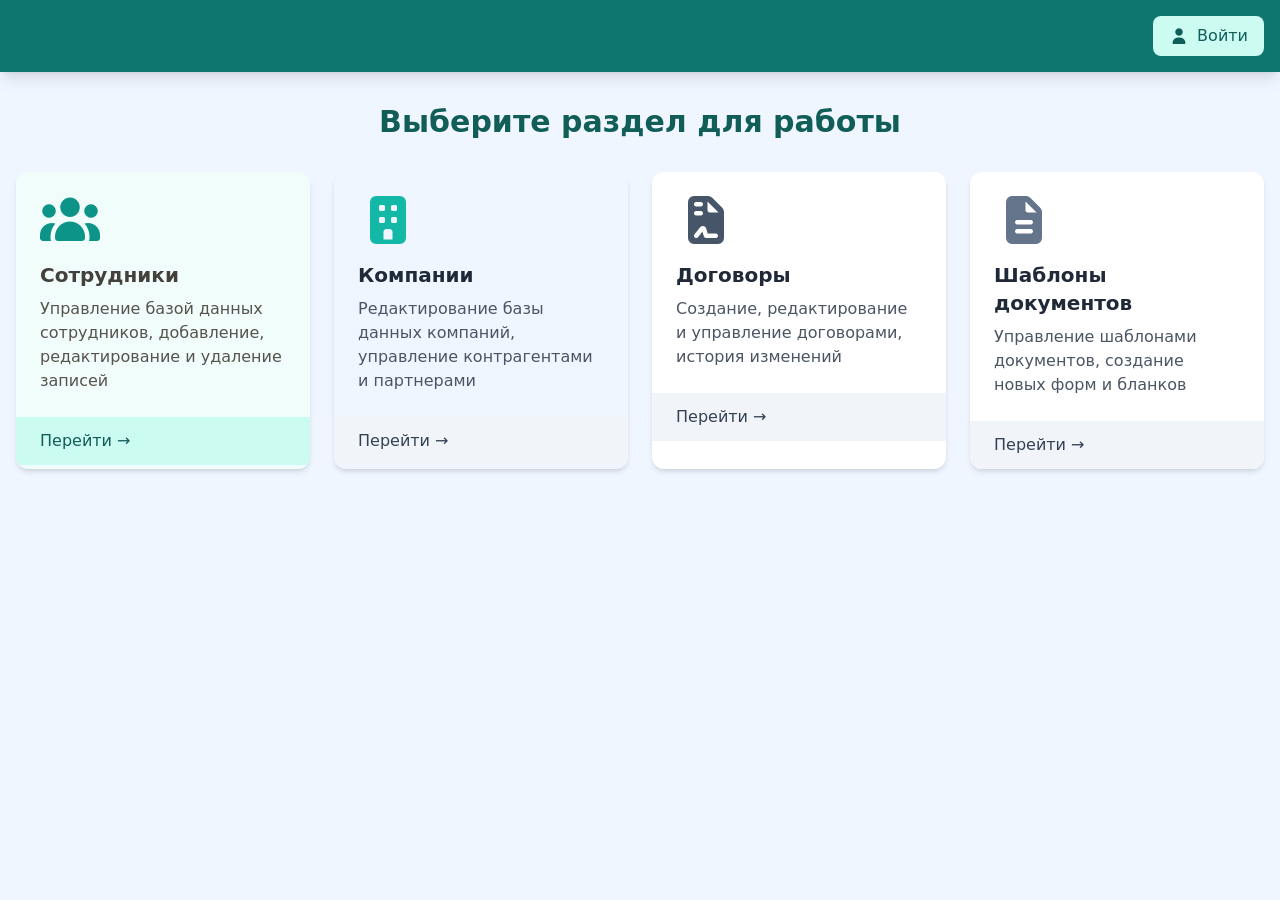
<file: studentServer/studentServer/studentServer/wwwroot/index.html>
<!DOCTYPE html>
<html lang="ru">
<head>
    <meta charset="UTF-8">
    <meta name="viewport" content="width=device-width, initial-scale=1.0">
    <title>Административная панель</title>
    <!-- API Configuration (опционально) -->
    <!-- <meta name="api-base-url" content="https://your-api-domain.com"> -->
    <!-- <meta name="api-port" content="7229"> -->
    <script src="js/tailwind.js"></script>
    <link rel="stylesheet" href="css/all.css">
    <link rel="stylesheet" href="css/index.css">
</head>
<body class="bg-blue-50 min-h-screen">
    <!-- Шапка -->
    <header class="bg-teal-700 text-blue-50 shadow-lg">
        <div class="container mx-auto px-4 py-4 flex justify-between items-center">
            <div class="flex items-center space-x-2"></div>
            <button id="authBtn" class="bg-teal-100 text-teal-800 px-4 py-2 rounded-lg font-medium hover:bg-teal-200 transition flex items-center space-x-2">
                <i class="fas fa-user"></i>
                <span>Войти</span>
            </button>
        </div>
    </header>

    <!-- Основное содержимое -->
    <main class="container mx-auto px-4 py-8">
        <h2 class="text-3xl font-bold text-teal-800 mb-8 text-center">Выберите раздел для работы</h2>
        
        <div class="grid grid-cols-1 md:grid-cols-2 lg:grid-cols-4 gap-6">
            <!-- Карточка сотрудников -->
            <a href="student.html" class="bg-teal-50 rounded-xl shadow-md overflow-hidden card-hover">
                <div class="p-6">
                    <div class="text-teal-600 mb-4">
                        <i class="fas fa-users text-5xl"></i>
                    </div>
                    <h3 class="text-xl font-semibold text-stone-700 mb-2">Сотрудники</h3>
                    <p class="text-stone-600">Управление базой данных сотрудников, добавление, редактирование и удаление записей</p>
                </div>
                <div class="bg-teal-100 px-6 py-3">
                    <span class="text-teal-800 font-medium">Перейти →</span>
                </div>
            </a>
            
            <!-- Карточка компаний -->
            <a href="company.html" class="bg-blue-50 rounded-xl shadow-md overflow-hidden card-hover">
                <div class="p-6">
                    <div class="text-teal-500 mb-4">
                        <i class="fas fa-building text-5xl"></i>
                    </div>
                    <h3 class="text-xl font-semibold text-gray-800 mb-2">Компании</h3>
                    <p class="text-gray-600">Редактирование базы данных компаний, управление контрагентами и партнерами</p>
                </div>
                <div class="bg-slate-100 px-6 py-3">
                    <span class="text-slate-700 font-medium">Перейти →</span>
                </div>
            </a>
            
            <!-- Карточка договоров -->
            <a href="#" class="bg-white rounded-xl shadow-md overflow-hidden card-hover">
                <div class="p-6">
                    <div class="text-slate-600 mb-4">
                        <i class="fas fa-file-contract text-5xl"></i>
                    </div>
                    <h3 class="text-xl font-semibold text-gray-800 mb-2">Договоры</h3>
                    <p class="text-gray-600">Создание, редактирование и управление договорами, история изменений</p>
                </div>
                <div class="bg-slate-100 px-6 py-3">
                    <span class="text-slate-700 font-medium">Перейти →</span>
                </div>
            </a>
            
            <!-- Карточка шаблонов -->
            <a href="documents.html" class="bg-white rounded-xl shadow-md overflow-hidden card-hover">
                <div class="p-6">
                    <div class="text-slate-500 mb-4">
                        <i class="fas fa-file-alt text-5xl"></i>
                    </div>
                    <h3 class="text-xl font-semibold text-gray-800 mb-2">Шаблоны документов</h3>
                    <p class="text-gray-600">Управление шаблонами документов, создание новых форм и бланков</p>
                </div>
                <div class="bg-slate-100 px-6 py-3">
                    <span class="text-slate-700 font-medium">Перейти →</span>
                </div>
            </a>
        </div>
    </main>

    <!-- Модальное окно авторизации -->
    <div id="authModal" class="auth-modal fixed inset-0 flex items-center justify-center z-50 hidden">
        <div class="absolute inset-0 bg-black bg-opacity-50"></div>
        <div class="bg-blue-50 rounded-xl shadow-2xl z-10 w-full max-w-md mx-4">
            <div class="p-6">
                <div class="flex justify-between items-center mb-6">
                    <h3 class="text-2xl font-bold text-stone-700">Авторизация</h3>
                    <button id="closeModal" class="text-gray-500 hover:text-gray-700" aria-label="Закрыть модальное окно">
                        <i class="fas fa-times"></i>
                    </button>
                </div>
                
                <form id="loginForm" class="space-y-4">
                    <div>
                        <label for="username" class="block text-sm font-medium text-gray-700 mb-1">Логин</label>
                        <input type="text" id="username" name="username" 
                               class="w-full px-4 py-2 border border-blue-200 rounded-lg focus:ring-2 focus:ring-teal-500 focus:border-teal-500" 
                               placeholder="Введите ваш логин" required>
                    </div>
                    
                    <div>
                        <label for="password" class="block text-sm font-medium text-gray-700 mb-1">Пароль</label>
                        <input type="password" id="password" name="password" 
                               class="w-full px-4 py-2 border border-gray-300 rounded-lg focus:ring-2 focus:ring-indigo-500 focus:border-indigo-500" 
                               placeholder="Введите ваш пароль" required>
                    </div>
                    
                    <div class="flex items-center justify-between">
                        <div class="flex items-center">
                            <input id="remember" name="remember" type="checkbox" 
                                   class="h-4 w-4 text-slate-600 focus:ring-slate-500 border-gray-300 rounded">
                            <label for="remember" class="ml-2 block text-sm text-gray-700">Запомнить меня</label>
                        </div>
                        
                        <a href="#" class="text-sm text-slate-600 hover:text-slate-500">Забыли пароль?</a>
                    </div>
                    
                    <button type="submit" 
                            class="w-full bg-teal-600 text-blue-50 py-2 px-4 rounded-lg hover:bg-teal-700 focus:outline-none focus:ring-2 focus:ring-teal-500 focus:ring-offset-2 transition">
                        Войти
                    </button>
                </form>
                
            </div>
        </div>
    </div>

    <script src="js/index.js" type="module"></script>
</body>
</html>
</file>
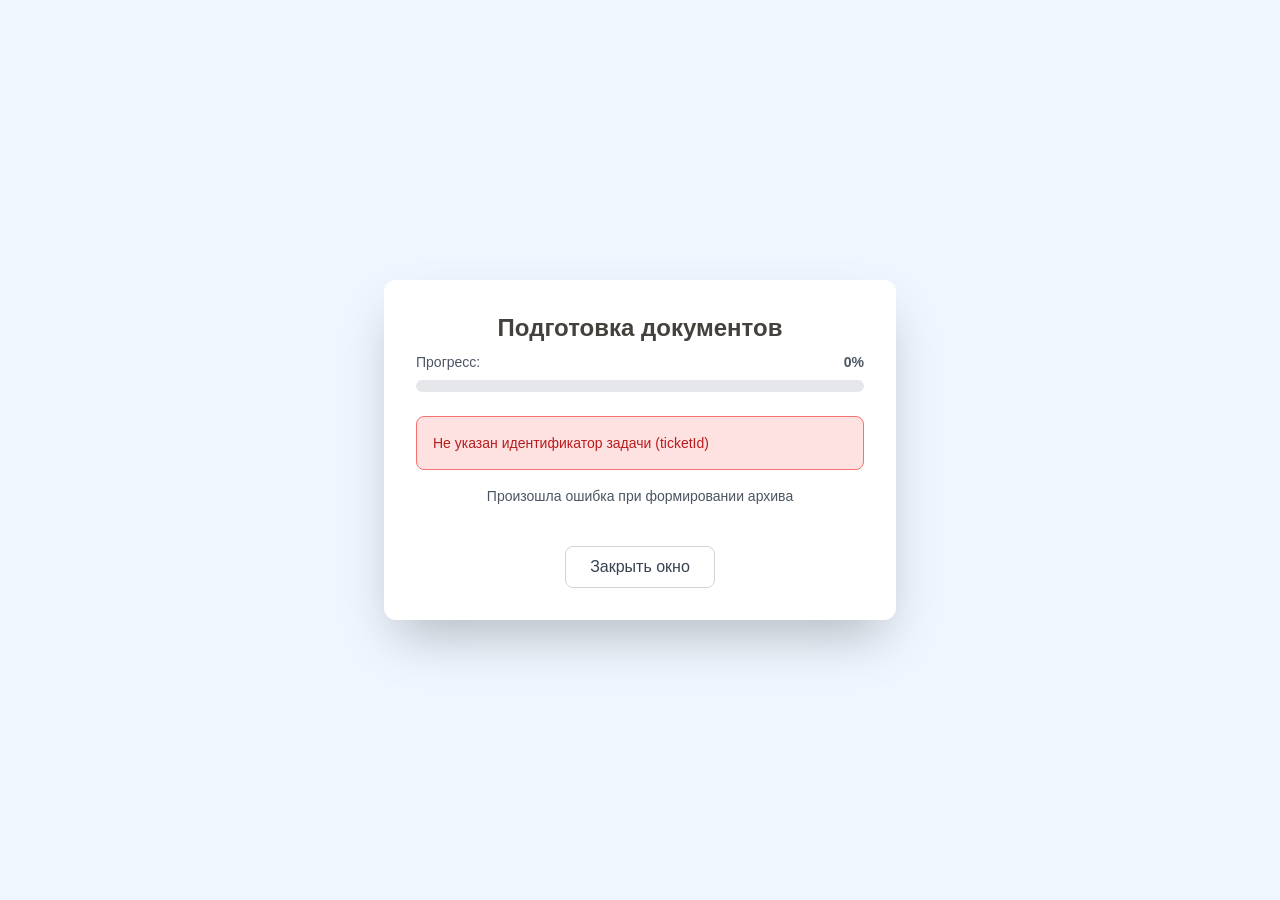
<file: studentServer/studentServer/studentServer/wwwroot/archiveProgress.html>
<!DOCTYPE html>
<html lang="ru">
<head>
    <meta charset="UTF-8">
    <meta name="viewport" content="width=device-width, initial-scale=1.0">
    <title>Формирование архива документов</title>
    <!-- API Configuration (опционально) -->
    <!-- <meta name="api-base-url" content="https://your-api-domain.com"> -->
    <!-- <meta name="api-port" content="7229"> -->
    <script src="js/tailwind.js"></script>
    <link rel="stylesheet" href="css/all.css">
    <style>
        body {
            font-family: -apple-system, BlinkMacSystemFont, 'Segoe UI', Roboto, 'Helvetica Neue', Arial, sans-serif;
        }
        @keyframes spin {
            to { transform: rotate(360deg); }
        }
        .animate-spin {
            animation: spin 1s linear infinite;
        }
    </style>
</head>
<body class="bg-blue-50 min-h-screen flex items-center justify-center">
    <div class="bg-white rounded-xl shadow-2xl w-full max-w-lg mx-4 p-8">
        <div class="flex flex-col items-center">
            <!-- Индикатор загрузки (показывается пока isReady === false) -->
            <div id="loadingSpinner" class="w-16 h-16 border-4 border-teal-600 border-t-transparent rounded-full animate-spin mb-6"></div>
            
            <h2 class="text-2xl font-bold text-stone-700 mb-2">Подготовка документов</h2>
            
            <!-- Прогресс-бар -->
            <div class="w-full mb-6">
                <div class="flex justify-between text-sm text-gray-600 mb-2">
                    <span>Прогресс:</span>
                    <span id="progressText" class="font-semibold">0%</span>
                </div>
                <div class="w-full bg-gray-200 rounded-full h-3">
                    <div id="progressBar" class="bg-teal-600 h-3 rounded-full transition-all duration-300 ease-out" style="width: 0%"></div>
                </div>
            </div>
            
            <!-- Сообщение об ошибке (скрыто по умолчанию) -->
            <div id="errorMessage" class="hidden w-full mb-4 p-4 bg-red-100 border border-red-400 text-red-700 rounded-lg text-sm"></div>
            
            <!-- Статусное сообщение -->
            <p id="statusMessage" class="text-gray-600 text-center text-sm mb-4">Пожалуйста, подождите. Архив документов готовится...</p>
            
            <!-- Кнопка скачивания (скрыта по умолчанию) -->
            <button id="downloadBtn" class="hidden px-8 py-3 bg-teal-600 text-white rounded-lg hover:bg-teal-700 transition-colors font-medium text-lg shadow-md">
                <i class="fas fa-download mr-2"></i>Скачать архив
            </button>
            
            <!-- Кнопка закрытия (показывается только когда готово или есть ошибка) -->
            <button id="closeBtn" class="hidden mt-6 px-6 py-2 border border-gray-300 rounded-lg hover:bg-gray-100 transition text-gray-700">
                Закрыть окно
            </button>
        </div>
    </div>

    <script src="js/archiveProgress.js" type="module"></script>
</body>
</html>
</file>
<file: studentServer/studentServer/studentServer/wwwroot/css/index.css>
.card-hover:hover {
    transform: translateY(-5px);
    box-shadow: 0 10px 20px rgba(0, 0, 0, 0.1);
}

.card-hover {
    transition: all 0.3s ease;
}

.auth-modal {
    display: none;
    animation: fadeIn 0.3s;
}

.auth-modal:not(.hidden) {
    display: flex;
}

@keyframes fadeIn {
    from { 
        opacity: 0; 
        transform: translateY(-20px); 
    }
    to { 
        opacity: 1; 
        transform: translateY(0); 
    }
}

@keyframes fade-in {
    from { 
        opacity: 0; 
        transform: translateY(-10px); 
    }
    to { 
        opacity: 1; 
        transform: translateY(0); 
    }
}

.animate-fade-in {
    animation: fade-in 0.3s ease-out;
}

.blur-background {
    filter: blur(5px);
    pointer-events: none;
}
</file>
